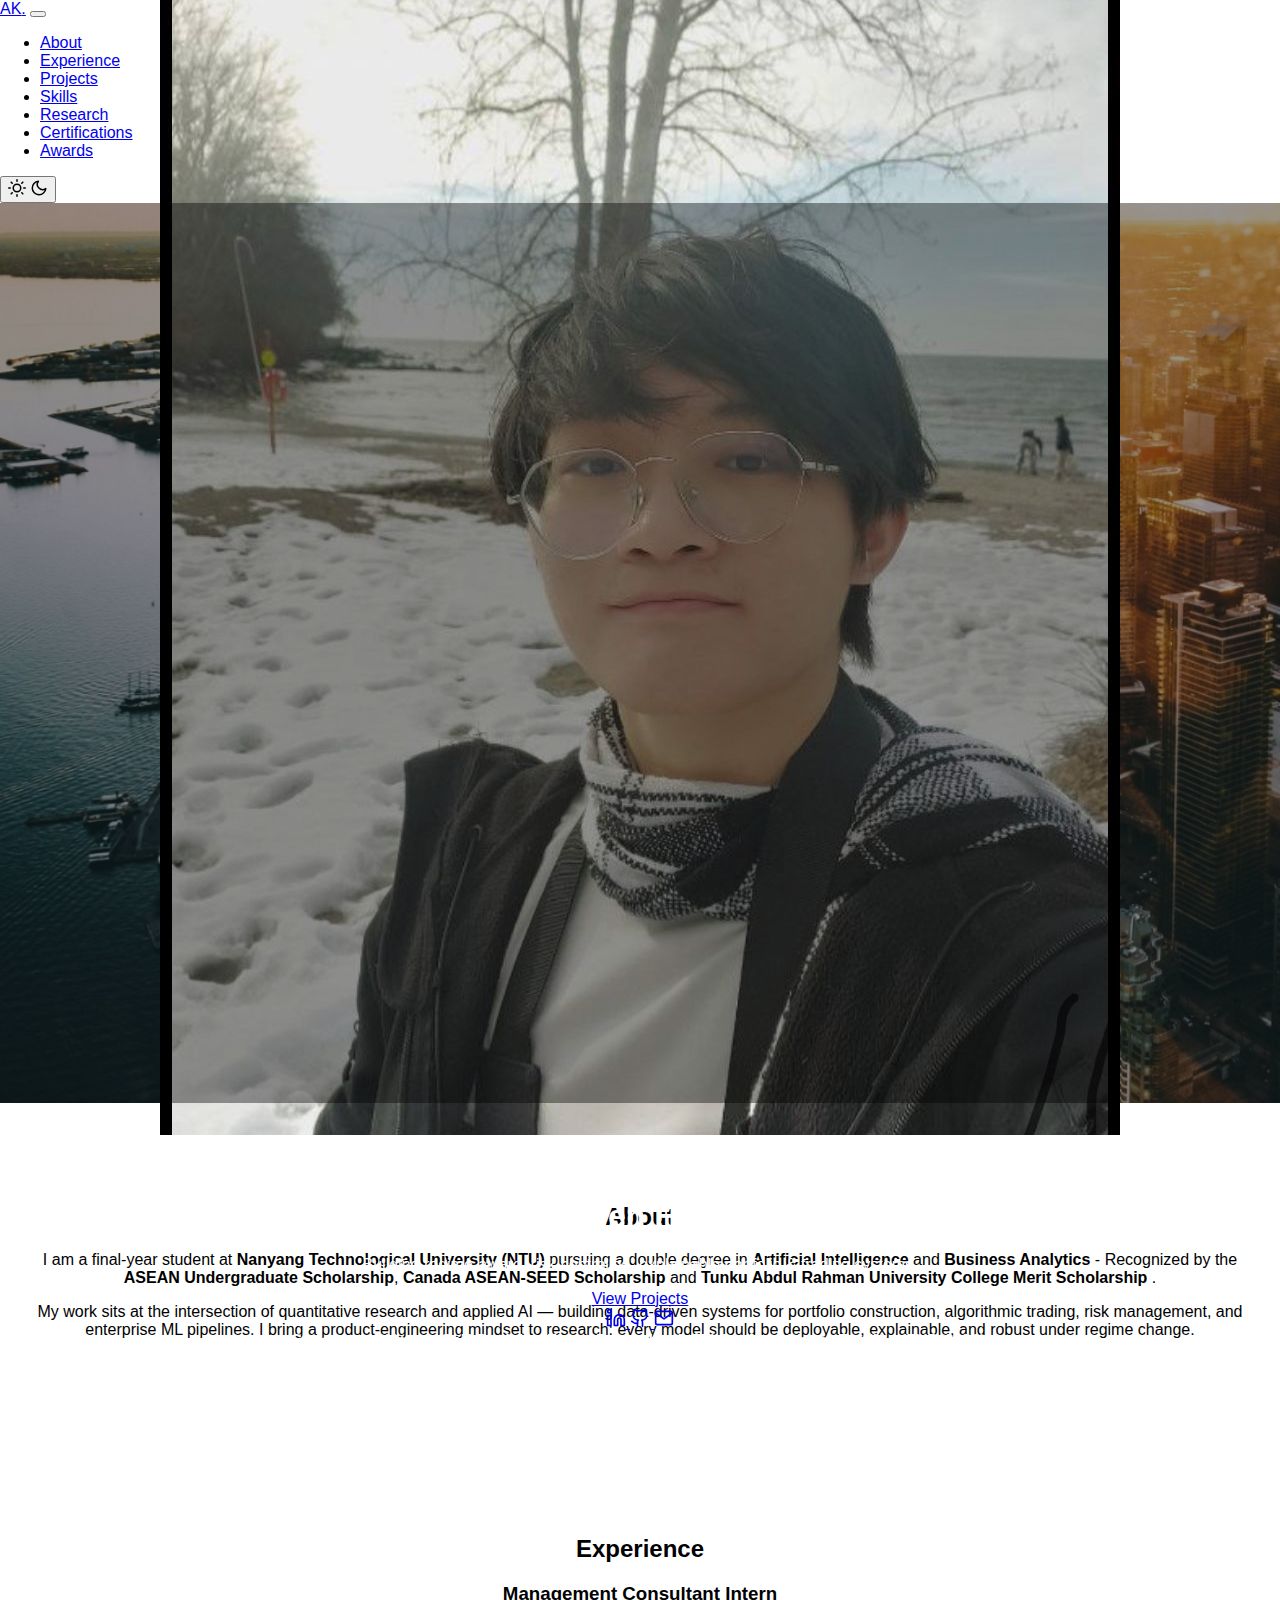
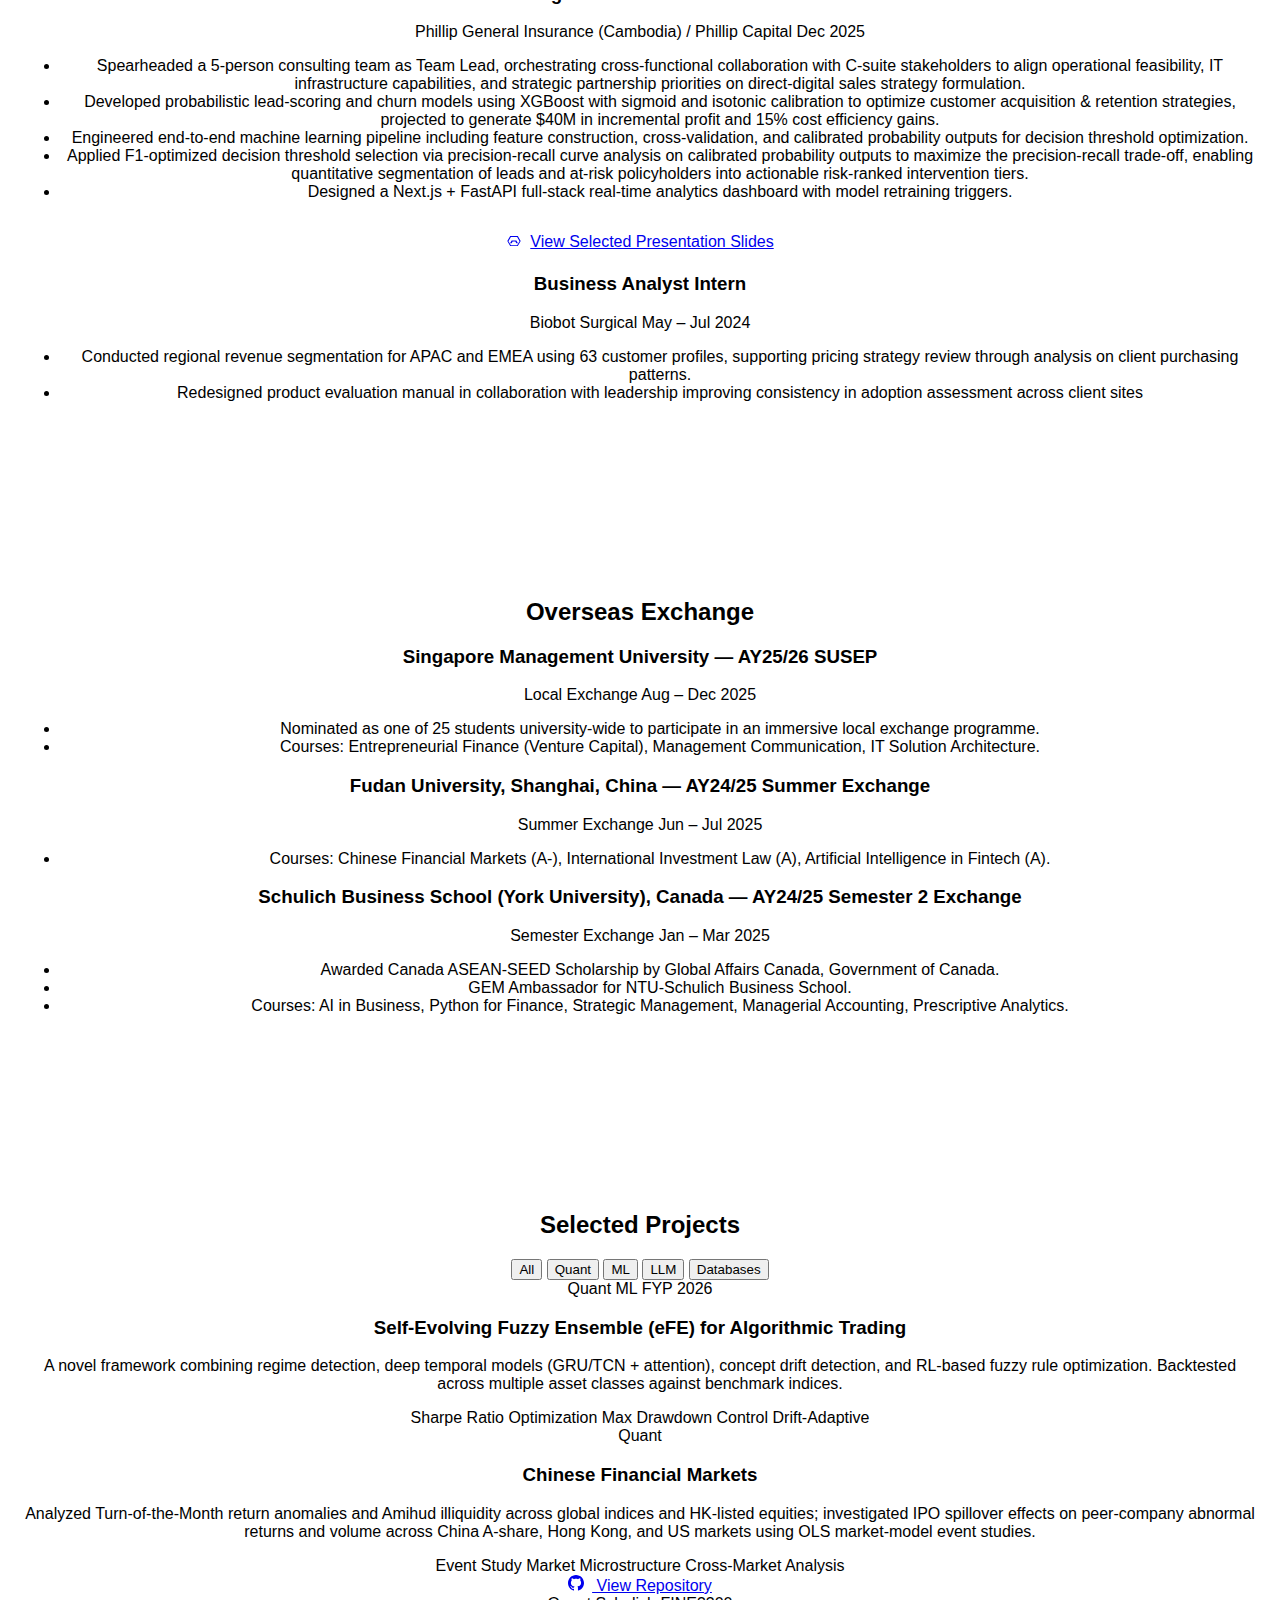
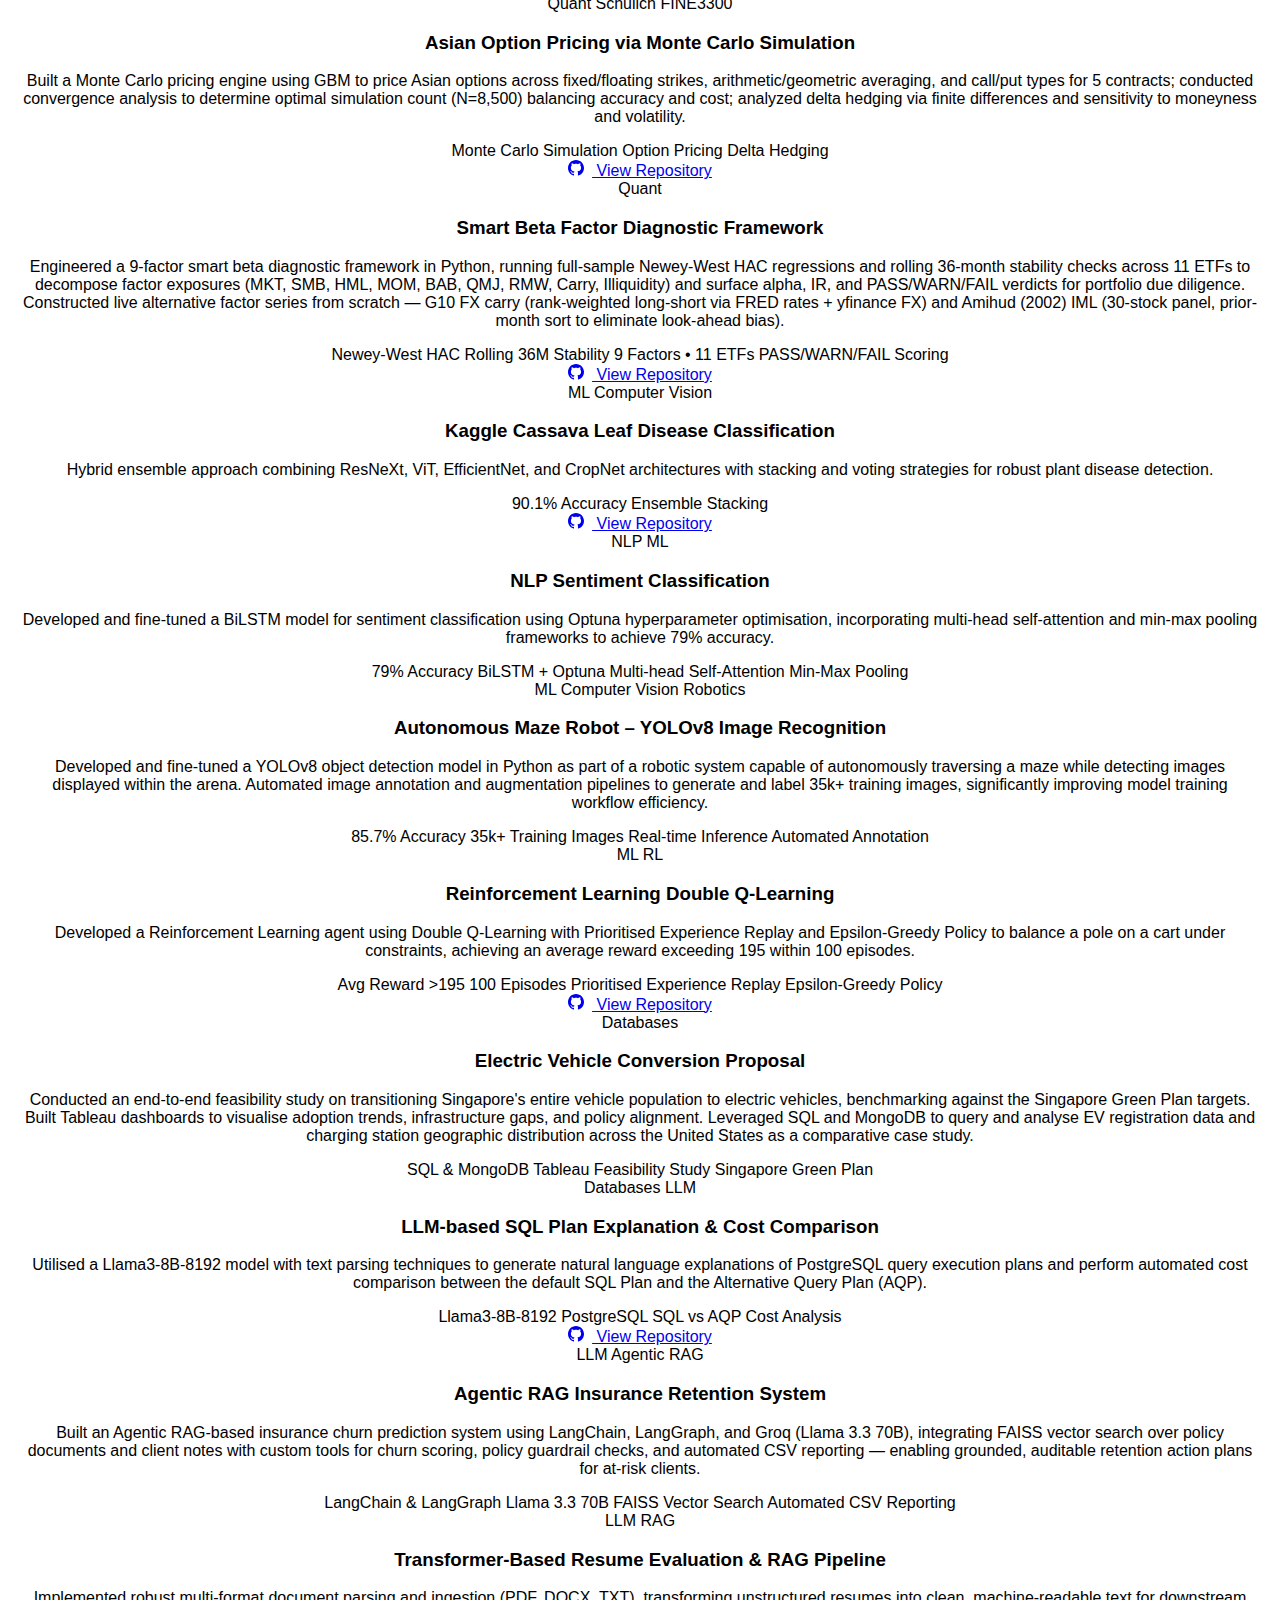
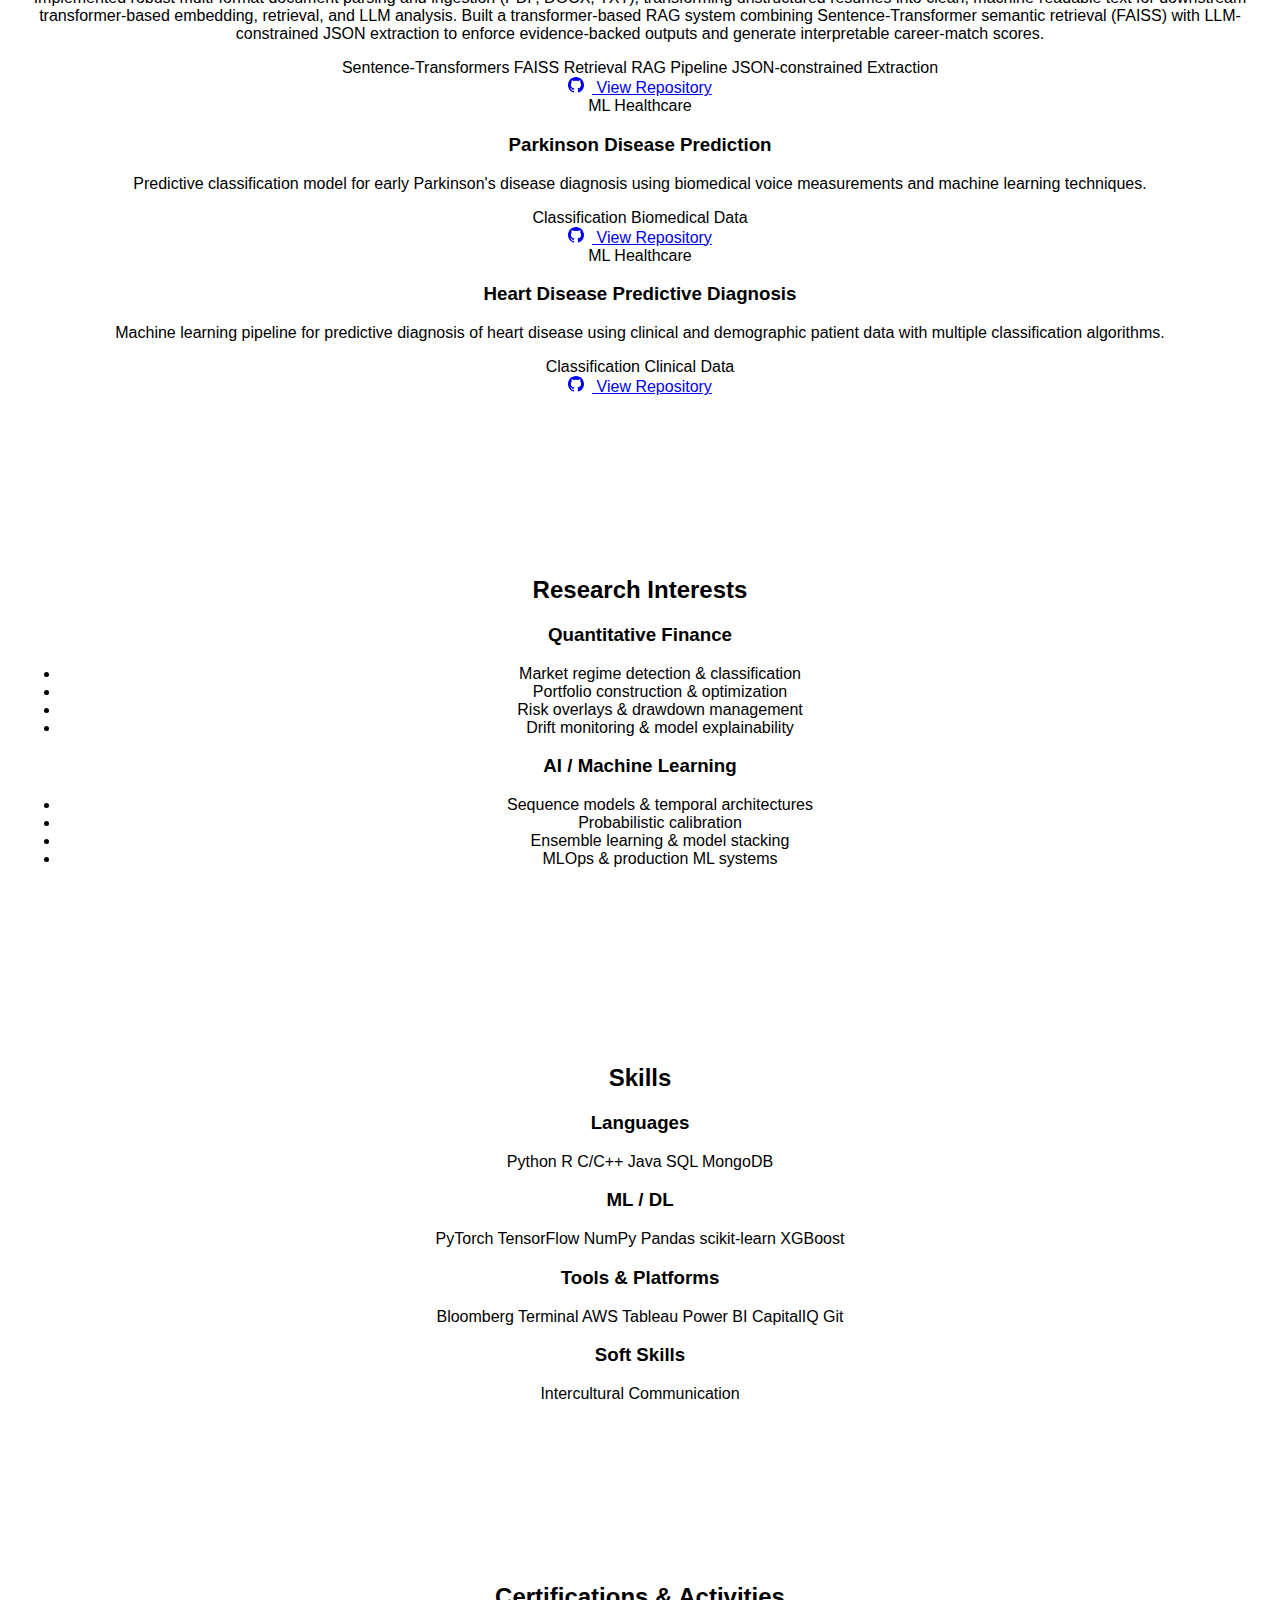
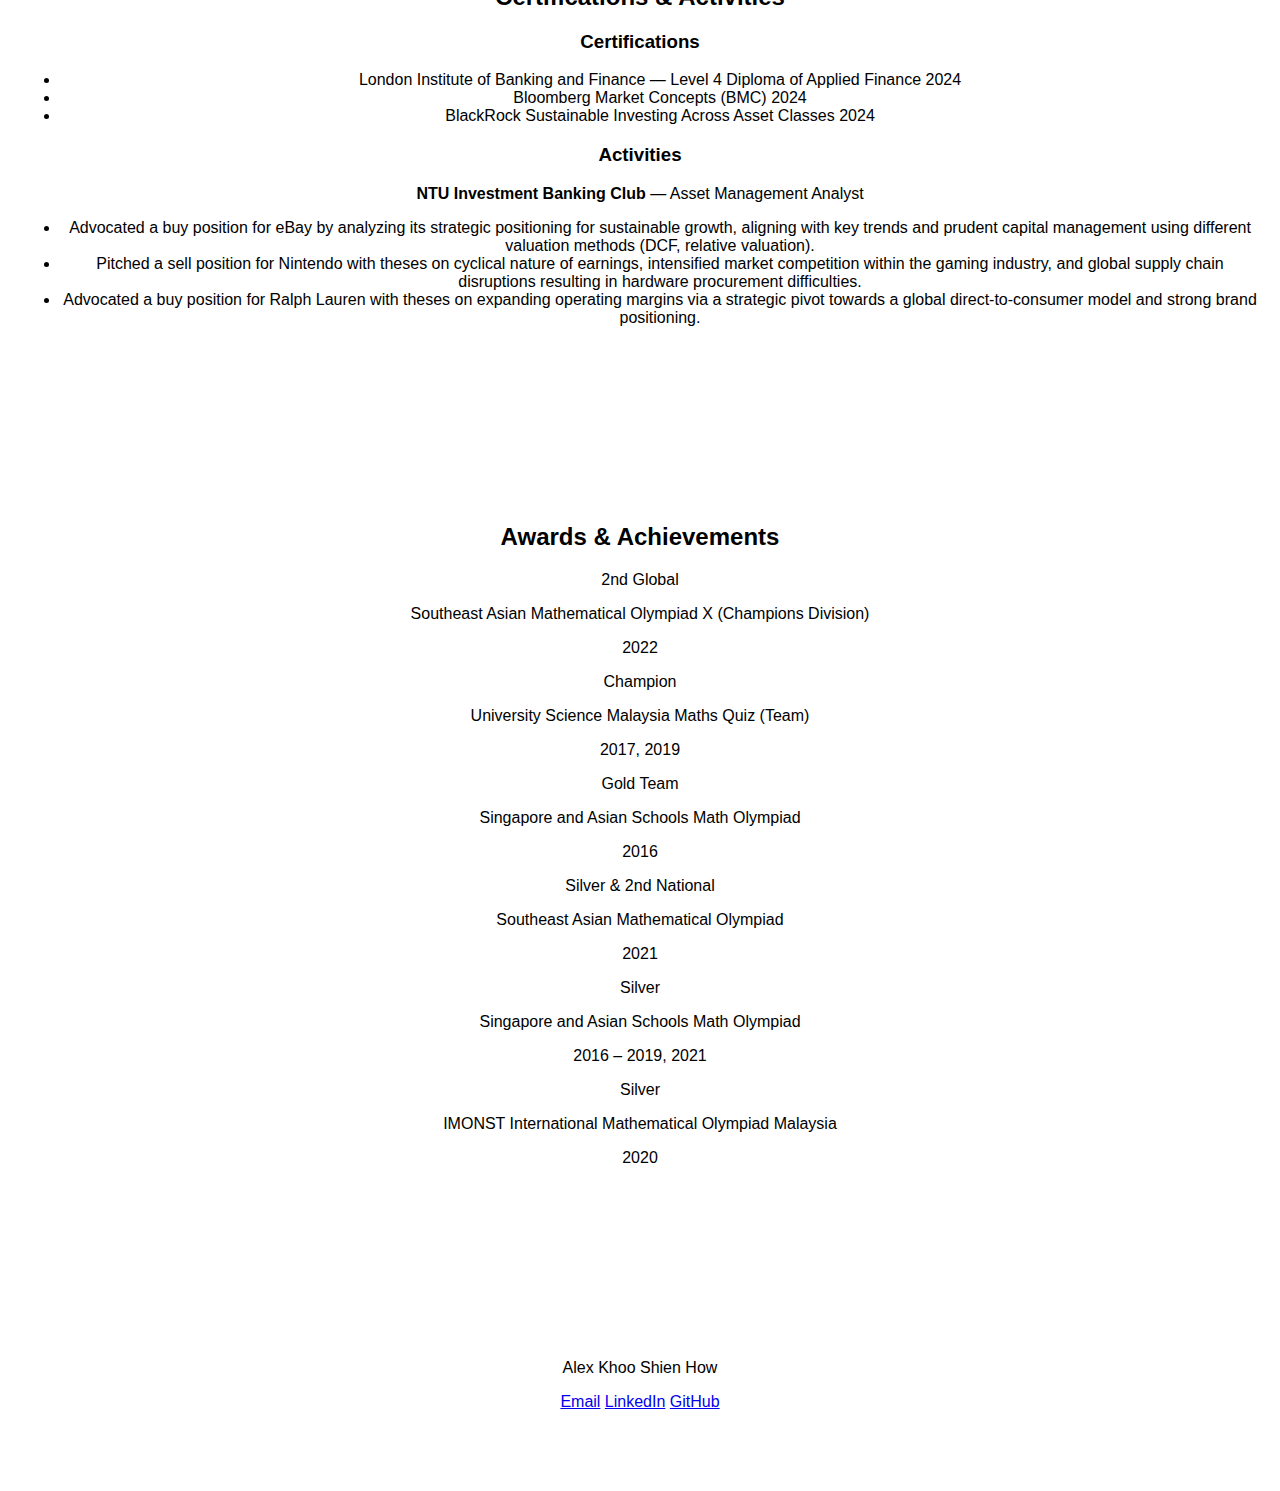
<file: index.html>
<!DOCTYPE html>
<html lang="en" class="light">
<head>
  <meta charset="UTF-8">
  <meta name="viewport" content="width=device-width, initial-scale=1.0">
  <title>Alex Khoo Shien How | Quant Finance &amp; AI/ML</title>
  <meta name="keywords" content="quant finance, AI, machine learning, algorithmic trading, portfolio systems, NTU">
  <meta name="author" content="Alex Khoo Shien How">

  <!-- Open Graph -->
  <meta property="og:title" content="Alex Khoo Shien How | Quant Finance &amp; AI/ML">
  <meta property="og:description" content="Building regime-aware, risk-controlled, explainable portfolio &amp; trading systems.">
  <meta property="og:type" content="website">
  <meta property="og:url" content="https://alexksh2.github.io/">

  <!-- Twitter Card -->
  <meta name="twitter:card" content="summary_large_image">
  <meta name="twitter:title" content="Alex Khoo Shien How | Quant Finance &amp; AI/ML">
  <meta name="twitter:description" content="Building regime-aware, risk-controlled, explainable portfolio &amp; trading systems.">

  <!-- JSON-LD Structured Data -->
  <script type="application/ld+json">
  {
    "@context": "https://schema.org",
    "@type": "Person",
    "name": "Alex Khoo Shien How",
    "url": "https://alexksh2.github.io/",
    "jobTitle": "Quant Finance &amp; AI/ML Researcher",
    "alumniOf": {
      "@type": "CollegeOrUniversity",
      "name": "Nanyang Technological University"
    },
    "knowsAbout": ["Quantitative Finance", "Algorithmic Trading", "Machine Learning", "Deep Learning", "Portfolio Systems"]
  }
  </script>

  <link rel="stylesheet" href="styles.css">
  <script>if(history.scrollRestoration)history.scrollRestoration="manual";window.scrollTo(0,0);</script>
</head>
<body>

  <!-- ============ NAVBAR ============ -->
  <nav class="navbar" id="navbar" role="navigation" aria-label="Main navigation">
    <div class="nav-inner">
      <a href="#hero" class="nav-logo" aria-label="Home">AK<span class="logo-dot">.</span></a>
      <button class="mobile-toggle" id="mobileToggle" aria-label="Toggle menu" aria-expanded="false">
        <span class="hamburger"></span>
      </button>
      <ul class="nav-links" id="navLinks" role="menubar">
        <li role="none"><a href="#about" role="menuitem">About</a></li>
        <li role="none"><a href="#experience" role="menuitem">Experience</a></li>
        <li role="none"><a href="#projects" role="menuitem">Projects</a></li>
        <li role="none"><a href="#skills" role="menuitem">Skills</a></li>
        <li role="none"><a href="#research" role="menuitem">Research</a></li>
        <li role="none"><a href="#certifications" role="menuitem">Certifications</a></li>
        <li role="none"><a href="#awards" role="menuitem">Awards</a></li>
      </ul>
      <button class="theme-toggle" id="themeToggle" aria-label="Toggle dark/light mode">
        <svg class="icon-sun" width="18" height="18" viewBox="0 0 24 24" fill="none" stroke="currentColor" stroke-width="2" stroke-linecap="round" stroke-linejoin="round"><circle cx="12" cy="12" r="5"/><line x1="12" y1="1" x2="12" y2="3"/><line x1="12" y1="21" x2="12" y2="23"/><line x1="4.22" y1="4.22" x2="5.64" y2="5.64"/><line x1="18.36" y1="18.36" x2="19.78" y2="19.78"/><line x1="1" y1="12" x2="3" y2="12"/><line x1="21" y1="12" x2="23" y2="12"/><line x1="4.22" y1="19.78" x2="5.64" y2="18.36"/><line x1="18.36" y1="5.64" x2="19.78" y2="4.22"/></svg>
        <svg class="icon-moon" width="18" height="18" viewBox="0 0 24 24" fill="none" stroke="currentColor" stroke-width="2" stroke-linecap="round" stroke-linejoin="round"><path d="M21 12.79A9 9 0 1 1 11.21 3 7 7 0 0 0 21 12.79z"/></svg>
      </button>
    </div>
  </nav>

  <!-- ============ HERO ============ -->
  <section class="hero" id="hero">
    <div class="hero-inner">
      <div class="hero-badge">Quant Finance &bull; AI/ML &bull; Portfolio Systems</div>
      <img src="assets/profile.jpg" alt="Alex Khoo Shien How" class="hero-photo">     
      <h1 class="hero-name">Alex Khoo<br><span class="hero-name-light">Shien How</span></h1>
      <p class="hero-tagline">Building regime-aware, risk-controlled, explainable portfolio &amp; trading systems.</p>
      <div class="hero-ctas">
        <a href="#projects" class="btn btn-primary">View Projects</a>
      </div>
      <div class="hero-socials">
        <a href="https://www.linkedin.com/in/alex-khoo-shien-how/" target="_blank" rel="noopener noreferrer" aria-label="LinkedIn">
          <svg width="20" height="20" viewBox="0 0 24 24" fill="none" stroke="currentColor" stroke-width="2" stroke-linecap="round" stroke-linejoin="round"><path d="M16 8a6 6 0 0 1 6 6v7h-4v-7a2 2 0 0 0-2-2 2 2 0 0 0-2 2v7h-4v-7a6 6 0 0 1 6-6z"/><rect x="2" y="9" width="4" height="12"/><circle cx="4" cy="4" r="2"/></svg>
        </a>
        <a href="https://github.com/alexksh2" target="_blank" rel="noopener noreferrer" aria-label="GitHub">
          <svg width="20" height="20" viewBox="0 0 24 24" fill="none" stroke="currentColor" stroke-width="2" stroke-linecap="round" stroke-linejoin="round"><path d="M15 22v-4a4.8 4.8 0 0 0-1-3.5c3 0 6-2 6-5.5.08-1.25-.27-2.48-1-3.5.28-1.15.28-2.35 0-3.5 0 0-1 0-3 1.5-2.64-.5-5.36-.5-8 0C6 2 5 2 5 2c-.3 1.15-.3 2.35 0 3.5A5.403 5.403 0 0 0 4 9c0 3.5 3 5.5 6 5.5-.39.49-.68 1.05-.85 1.65-.17.6-.22 1.23-.15 1.85v4"/><path d="M9 18c-4.51 2-5-2-7-2"/></svg>
        </a>
        <a href="mailto:AL0001OW@e.ntu.edu.sg" aria-label="Email">
          <svg width="20" height="20" viewBox="0 0 24 24" fill="none" stroke="currentColor" stroke-width="2" stroke-linecap="round" stroke-linejoin="round"><path d="M4 4h16c1.1 0 2 .9 2 2v12c0 1.1-.9 2-2 2H4c-1.1 0-2-.9-2-2V6c0-1.1.9-2 2-2z"/><polyline points="22,6 12,13 2,6"/></svg>
        </a>
      </div>
      <div class="hero-now">
        <span class="now-dot"></span>
        Currently working on <strong>Self-Evolving Fuzzy Ensemble (eFE) for Algorithmic Trading</strong> (FYP, 2026).
      </div>
    </div>
    <div class="hero-scroll-indicator" aria-hidden="true">
      <svg width="24" height="24" viewBox="0 0 24 24" fill="none" stroke="currentColor" stroke-width="2"><path d="M12 5v14M19 12l-7 7-7-7"/></svg>
    </div>
  </section>

  <!-- ============ ABOUT ============ -->
  <section class="section reveal-section" id="about">
    <div class="container">
      <h2 class="section-title">About</h2>
      <div class="about-content">
        <p>
          I am a final-year student at <strong>Nanyang Technological University (NTU)</strong> pursuing a double degree in
          <strong>Artificial Intelligence</strong> and <strong>Business Analytics</strong> - 
          Recognized by the <strong>ASEAN Undergraduate Scholarship</strong>, <strong> Canada ASEAN-SEED Scholarship </strong> and <strong> Tunku Abdul Rahman University College Merit Scholarship </strong>.
        </p>
        <p>
          My work sits at the intersection of quantitative research and applied AI &mdash; building data-driven systems
          for portfolio construction, algorithmic trading, risk management, and enterprise ML pipelines. I bring a
          product-engineering mindset to research: every model should be deployable, explainable, and robust under
          regime change.
        </p>
      </div>
    </div>
  </section>

  <!-- ============ EXPERIENCE ============ -->
  <section class="section reveal-section" id="experience">
    <div class="container">
      <h2 class="section-title">Experience</h2>
      <div class="timeline">

        <div class="timeline-item">
          <div class="timeline-marker"></div>
          <div class="timeline-content">
            <div class="timeline-header">
              <h3>Management Consultant Intern</h3>
              <span class="timeline-company">Phillip General Insurance (Cambodia) / Phillip Capital</span>
              <span class="timeline-date">Dec 2025</span>
            </div>
            <ul class="timeline-bullets">
              <li>Spearheaded a 5-person consulting team as Team Lead, orchestrating cross-functional collaboration with C-suite stakeholders to align operational feasibility, IT infrastructure capabilities, and strategic partnership priorities on direct-digital sales strategy formulation.</li>
              <li>Developed probabilistic lead-scoring and churn models using XGBoost with sigmoid and isotonic calibration to optimize customer acquisition &amp; retention strategies, projected to generate $40M in incremental profit and 15% cost efficiency gains.</li>
              <li>Engineered end-to-end machine learning pipeline including feature construction, cross-validation, and calibrated probability outputs for decision threshold optimization.</li>
              <li>Applied F1-optimized decision threshold selection via precision-recall curve analysis on calibrated probability outputs to maximize the precision-recall trade-off, enabling quantitative segmentation of leads and at-risk policyholders into actionable risk-ranked intervention tiers.</li>
              <li>Designed a Next.js + FastAPI full-stack real-time analytics dashboard with model retraining triggers.</li>
            </ul>
            <a href="https://drive.google.com/file/d/1oBk_CIiEXA5-9mdVZlMc8Qakbc5uK4uW/view?usp=drive_link" target="_blank" rel="noopener noreferrer" class="btn btn-outline" style="margin-top:1rem;display:inline-flex;align-items:center;">
              <svg width="16" height="16" viewBox="0 0 24 24" fill="currentColor" style="margin-right:8px"><path d="M6.28 3L2 10.5l4.28 7.5h11.44L22 10.5 17.72 3H6.28zm1.04 1.5h9.36l3.64 6.38-3.64 6.12H7.32L3.68 10.88 7.32 4.5zM8.5 9.75L6 14h12l-2.5-4.25H8.5zm1.5 1.5h4l1.5 2.5H8.5l1.5-2.5z"/></svg>
              View Selected Presentation Slides
            </a>

          </div>
        </div>

        <div class="timeline-item">
          <div class="timeline-marker"></div>
          <div class="timeline-content">
            <div class="timeline-header">
              <h3>Business Analyst Intern</h3>
              <span class="timeline-company">Biobot Surgical</span>
              <span class="timeline-date">May &ndash; Jul 2024</span>
            </div>
            <ul class="timeline-bullets">
              <li>Conducted regional revenue segmentation for APAC and EMEA using 63 customer profiles, supporting pricing strategy review through analysis on client purchasing patterns.</li>
              <li>Redesigned product evaluation manual in collaboration with leadership improving consistency in adoption assessment across client sites</li>
            </ul>
          </div>
        </div>

      </div>
    </div>
  </section>

  <!-- ============ OVERSEAS EXCHANGE ============ -->
  <section class="section reveal-section" id="exchange">
    <div class="container">
      <h2 class="section-title">Overseas Exchange</h2>
      <div class="timeline">

        <div class="timeline-item">
          <div class="timeline-marker"></div>
          <div class="timeline-content">
            <div class="timeline-header">
              <h3>Singapore Management University &mdash; AY25/26 SUSEP</h3>
              <span class="timeline-company">Local Exchange</span>
              <span class="timeline-date">Aug &ndash; Dec 2025</span>
            </div>
            <ul class="timeline-bullets">
              <li>Nominated as one of 25 students university-wide to participate in an immersive local exchange programme.</li>
              <li>Courses: Entrepreneurial Finance (Venture Capital), Management Communication, IT Solution Architecture.</li>
            </ul>
          </div>
        </div>

        <div class="timeline-item">
          <div class="timeline-marker"></div>
          <div class="timeline-content">
            <div class="timeline-header">
              <h3>Fudan University, Shanghai, China &mdash; AY24/25 Summer Exchange</h3>
              <span class="timeline-company">Summer Exchange</span>
              <span class="timeline-date">Jun &ndash; Jul 2025</span>
            </div>
            <ul class="timeline-bullets">
              <li>Courses: Chinese Financial Markets (A-), International Investment Law (A), Artificial Intelligence in Fintech (A).</li>
            </ul>
          </div>
        </div>

        <div class="timeline-item">
          <div class="timeline-marker"></div>
          <div class="timeline-content">
            <div class="timeline-header">
              <h3>Schulich Business School (York University), Canada &mdash; AY24/25 Semester 2 Exchange</h3>
              <span class="timeline-company">Semester Exchange</span>
              <span class="timeline-date">Jan &ndash; Mar 2025</span>
            </div>
            <ul class="timeline-bullets">
              <li>Awarded Canada ASEAN-SEED Scholarship by Global Affairs Canada, Government of Canada.</li>
              <li>GEM Ambassador for NTU-Schulich Business School.</li>
              <li>Courses: AI in Business, Python for Finance, Strategic Management, Managerial Accounting, Prescriptive Analytics.</li>
            </ul>
          </div>
        </div>

      </div>
    </div>
  </section>
  
  <!-- ============ PROJECTS ============ -->
  <section class="section reveal-section" id="projects">
    <div class="container">
      <h2 class="section-title">Selected Projects</h2>
      <div class="project-filters" role="tablist" aria-label="Filter projects">
        <button class="filter-btn active" data-filter="all" role="tab" aria-selected="true">All</button>
        <button class="filter-btn" data-filter="quant" role="tab" aria-selected="false">Quant</button>
        <button class="filter-btn" data-filter="ml" role="tab" aria-selected="false">ML</button>
        <button class="filter-btn" data-filter="llm" role="tab" aria-selected="false">LLM</button>
        <button class="filter-btn" data-filter="systems" role="tab" aria-selected="false">Databases</button>
      </div>
      <div class="projects-grid">

        <article class="project-card" data-category="quant">
          <div class="project-card-inner">
            <div class="project-tags">
              <span class="tag tag-quant">Quant</span>
              <span class="tag tag-ml">ML</span>
              <span class="tag tag-featured">FYP 2026</span>
            </div>
            <h3 class="project-title">Self-Evolving Fuzzy Ensemble (eFE) for Algorithmic Trading</h3>
            <p class="project-desc">
              A novel framework combining regime detection, deep temporal models (GRU/TCN + attention), concept drift detection,
              and RL-based fuzzy rule optimization. Backtested across multiple asset classes against benchmark indices.
            </p>
            <div class="project-outcomes">
              <span class="outcome">Sharpe Ratio Optimization</span>
              <span class="outcome">Max Drawdown Control</span>
              <span class="outcome">Drift-Adaptive</span>
            </div>
          </div>
        </article>

        <article class="project-card" data-category="quant">
          <div class="project-card-inner">
            <div class="project-tags">
              <span class="tag tag-quant">Quant</span>

            </div>
            <h3 class="project-title">Chinese Financial Markets</h3>
            <p class="project-desc">
              Analyzed Turn-of-the-Month return anomalies and Amihud illiquidity across global indices and HK-listed equities; investigated IPO spillover effects on peer-company abnormal returns and volume across China A-share, Hong Kong, and US markets using OLS market-model event studies.
            </p>
            <div class="project-outcomes">
              <span class="outcome">Event Study</span>
              <span class="outcome">Market Microstructure</span>
              <span class="outcome">Cross-Market Analysis</span>
            </div>
            <a href="https://github.com/alexksh2/Chinese_Financial_Markets_ECON170039" target="_blank" rel="noopener noreferrer" class="btn btn-outline project-btn">
              <svg width="16" height="16" viewBox="0 0 24 24" fill="currentColor" style="margin-right:8px"><path d="M12 0C5.37 0 0 5.37 0 12c0 5.3 3.438 9.8 8.205 11.385.6.113.82-.258.82-.577 0-.285-.01-1.04-.015-2.04-3.338.724-4.042-1.61-4.042-1.61-.546-1.385-1.335-1.755-1.335-1.755-1.087-.744.084-.729.084-.729 1.205.084 1.838 1.236 1.838 1.236 1.07 1.835 2.809 1.305 3.495.998.108-.776.417-1.305.76-1.605-2.665-.3-5.466-1.332-5.466-5.93 0-1.31.465-2.38 1.235-3.22-.135-.303-.54-1.523.105-3.176 0 0 1.005-.322 3.3 1.23.96-.267 1.98-.399 3-.405 1.02.006 2.04.138 3 .405 2.28-1.552 3.285-1.23 3.285-1.23.645 1.653.24 2.873.12 3.176.765.84 1.23 1.91 1.23 3.22 0 4.61-2.805 5.625-5.475 5.92.42.36.81 1.096.81 2.22 0 1.606-.015 2.896-.015 3.286 0 .315.21.69.825.57C20.565 21.795 24 17.295 24 12c0-6.63-5.37-12-12-12z"/></svg>
              View Repository
            </a>
          </div>
        </article>

        <article class="project-card" data-category="quant">
          <div class="project-card-inner">
            <div class="project-tags">
              <span class="tag tag-quant">Quant</span>
              <span class="tag tag-featured">Schulich FINE3300</span>
            </div>
            <h3 class="project-title">Asian Option Pricing via Monte Carlo Simulation</h3>
            <p class="project-desc">
              Built a Monte Carlo pricing engine using GBM to price Asian options across fixed/floating strikes, arithmetic/geometric averaging, and call/put types for 5 contracts; conducted convergence analysis to determine optimal simulation count (N=8,500) balancing accuracy and cost; analyzed delta hedging via finite differences and sensitivity to moneyness and volatility.
            </p>
            <div class="project-outcomes">
              <span class="outcome">Monte Carlo Simulation</span>
              <span class="outcome">Option Pricing</span>
              <span class="outcome">Delta Hedging</span>
            </div>
            <a href="https://github.com/alexksh2/Option_Pricing_FINE3300" target="_blank" rel="noopener noreferrer" class="btn btn-outline project-btn">
              <svg width="16" height="16" viewBox="0 0 24 24" fill="currentColor" style="margin-right:8px"><path d="M12 0C5.37 0 0 5.37 0 12c0 5.3 3.438 9.8 8.205 11.385.6.113.82-.258.82-.577 0-.285-.01-1.04-.015-2.04-3.338.724-4.042-1.61-4.042-1.61-.546-1.385-1.335-1.755-1.335-1.755-1.087-.744.084-.729.084-.729 1.205.084 1.838 1.236 1.838 1.236 1.07 1.835 2.809 1.305 3.495.998.108-.776.417-1.305.76-1.605-2.665-.3-5.466-1.332-5.466-5.93 0-1.31.465-2.38 1.235-3.22-.135-.303-.54-1.523.105-3.176 0 0 1.005-.322 3.3 1.23.96-.267 1.98-.399 3-.405 1.02.006 2.04.138 3 .405 2.28-1.552 3.285-1.23 3.285-1.23.645 1.653.24 2.873.12 3.176.765.84 1.23 1.91 1.23 3.22 0 4.61-2.805 5.625-5.475 5.92.42.36.81 1.096.81 2.22 0 1.606-.015 2.896-.015 3.286 0 .315.21.69.825.57C20.565 21.795 24 17.295 24 12c0-6.63-5.37-12-12-12z"/></svg>
              View Repository
            </a>
          </div>
        </article>

        <article class="project-card" data-category="quant">
          <div class="project-card-inner">
            <div class="project-tags">
              <span class="tag tag-quant">Quant</span>
            </div>
            <h3 class="project-title">Smart Beta Factor Diagnostic Framework</h3>
            <p class="project-desc">
              Engineered a 9-factor smart beta diagnostic framework in Python, running full-sample Newey-West HAC regressions and rolling 36-month stability checks across 11 ETFs to decompose factor exposures (MKT, SMB, HML, MOM, BAB, QMJ, RMW, Carry, Illiquidity) and surface alpha, IR, and PASS/WARN/FAIL verdicts for portfolio due diligence. Constructed live alternative factor series from scratch &mdash; G10 FX carry (rank-weighted long-short via FRED rates + yfinance FX) and Amihud (2002) IML (30-stock panel, prior-month sort to eliminate look-ahead bias).
            </p>
            <div class="project-outcomes">
              <span class="outcome">Newey-West HAC</span>
              <span class="outcome">Rolling 36M Stability</span>
              <span class="outcome">9 Factors &bull; 11 ETFs</span>
              <span class="outcome">PASS/WARN/FAIL Scoring</span>
            </div>
            <a href="https://github.com/alexksh2/Smart-Beta-Strategies" target="_blank" rel="noopener noreferrer" class="btn btn-outline project-btn">
              <svg width="16" height="16" viewBox="0 0 24 24" fill="currentColor" style="margin-right:8px"><path d="M12 0C5.37 0 0 5.37 0 12c0 5.3 3.438 9.8 8.205 11.385.6.113.82-.258.82-.577 0-.285-.01-1.04-.015-2.04-3.338.724-4.042-1.61-4.042-1.61-.546-1.385-1.335-1.755-1.335-1.755-1.087-.744.084-.729.084-.729 1.205.084 1.838 1.236 1.838 1.236 1.07 1.835 2.809 1.305 3.495.998.108-.776.417-1.305.76-1.605-2.665-.3-5.466-1.332-5.466-5.93 0-1.31.465-2.38 1.235-3.22-.135-.303-.54-1.523.105-3.176 0 0 1.005-.322 3.3 1.23.96-.267 1.98-.399 3-.405 1.02.006 2.04.138 3 .405 2.28-1.552 3.285-1.23 3.285-1.23.645 1.653.24 2.873.12 3.176.765.84 1.23 1.91 1.23 3.22 0 4.61-2.805 5.625-5.475 5.92.42.36.81 1.096.81 2.22 0 1.606-.015 2.896-.015 3.286 0 .315.21.69.825.57C20.565 21.795 24 17.295 24 12c0-6.63-5.37-12-12-12z"/></svg>
              View Repository
            </a>
          </div>
        </article>

        <article class="project-card" data-category="ml">
          <div class="project-card-inner">
            <div class="project-tags">
              <span class="tag tag-ml">ML</span>
              <span class="tag tag-systems">Computer Vision</span>
            </div>
            <h3 class="project-title">Kaggle Cassava Leaf Disease Classification</h3>
            <p class="project-desc">
              Hybrid ensemble approach combining ResNeXt, ViT, EfficientNet, and CropNet architectures with stacking
              and voting strategies for robust plant disease detection.
            </p>
            <div class="project-outcomes">
              <span class="outcome">90.1% Accuracy</span>
              <span class="outcome">Ensemble Stacking</span>
            </div>
            <a href="https://github.com/alexksh2/Cassava_Leaf_Disease_Classification_SC4000_Machine_Learning" target="_blank" rel="noopener noreferrer" class="btn btn-outline project-btn">
              <svg width="16" height="16" viewBox="0 0 24 24" fill="currentColor" style="margin-right:8px"><path d="M12 0C5.37 0 0 5.37 0 12c0 5.3 3.438 9.8 8.205 11.385.6.113.82-.258.82-.577 0-.285-.01-1.04-.015-2.04-3.338.724-4.042-1.61-4.042-1.61-.546-1.385-1.335-1.755-1.335-1.755-1.087-.744.084-.729.084-.729 1.205.084 1.838 1.236 1.838 1.236 1.07 1.835 2.809 1.305 3.495.998.108-.776.417-1.305.76-1.605-2.665-.3-5.466-1.332-5.466-5.93 0-1.31.465-2.38 1.235-3.22-.135-.303-.54-1.523.105-3.176 0 0 1.005-.322 3.3 1.23.96-.267 1.98-.399 3-.405 1.02.006 2.04.138 3 .405 2.28-1.552 3.285-1.23 3.285-1.23.645 1.653.24 2.873.12 3.176.765.84 1.23 1.91 1.23 3.22 0 4.61-2.805 5.625-5.475 5.92.42.36.81 1.096.81 2.22 0 1.606-.015 2.896-.015 3.286 0 .315.21.69.825.57C20.565 21.795 24 17.295 24 12c0-6.63-5.37-12-12-12z"/></svg>
              View Repository
            </a>
          </div>
        </article>

        <article class="project-card" data-category="ml">
          <div class="project-card-inner">
            <div class="project-tags">
              <span class="tag tag-ml">NLP</span>
              <span class="tag tag-ml">ML</span>
            </div>
            <h3 class="project-title">NLP Sentiment Classification</h3>
            <p class="project-desc">
              Developed and fine-tuned a BiLSTM model for sentiment classification using Optuna hyperparameter optimisation, incorporating multi-head self-attention and min-max pooling frameworks to achieve 79% accuracy.
            </p>
            <div class="project-outcomes">
              <span class="outcome">79% Accuracy</span>
              <span class="outcome">BiLSTM + Optuna</span>
              <span class="outcome">Multi-head Self-Attention</span>
              <span class="outcome">Min-Max Pooling</span>
            </div>
          </div>
        </article>

        <article class="project-card" data-category="ml">
          <div class="project-card-inner">
            <div class="project-tags">
              <span class="tag tag-ml">ML</span>
              <span class="tag tag-ml">Computer Vision</span>
              <span class="tag tag-systems">Robotics</span>
            </div>
            <h3 class="project-title">Autonomous Maze Robot – YOLOv8 Image Recognition</h3>
            <p class="project-desc">
              Developed and fine-tuned a YOLOv8 object detection model in Python as part of a robotic system capable of autonomously traversing a maze while detecting images displayed within the arena. Automated image annotation and augmentation pipelines to generate and label 35k+ training images, significantly improving model training workflow efficiency.
            </p>
            <div class="project-outcomes">
              <span class="outcome">85.7% Accuracy</span>
              <span class="outcome">35k+ Training Images</span>
              <span class="outcome">Real-time Inference</span>
              <span class="outcome">Automated Annotation</span>
            </div>
          </div>
        </article>

        <article class="project-card" data-category="ml">
          <div class="project-card-inner">
            <div class="project-tags">
              <span class="tag tag-ml">ML</span>
              <span class="tag tag-quant">RL</span>
            </div>
            <h3 class="project-title">Reinforcement Learning Double Q-Learning</h3>
            <p class="project-desc">
              Developed a Reinforcement Learning agent using Double Q-Learning with Prioritised Experience Replay and Epsilon-Greedy Policy to balance a pole on a cart under constraints, achieving an average reward exceeding 195 within 100 episodes.
            </p>
            <div class="project-outcomes">
              <span class="outcome">Avg Reward &gt;195</span>
              <span class="outcome">100 Episodes</span>
              <span class="outcome">Prioritised Experience Replay</span>
              <span class="outcome">Epsilon-Greedy Policy</span>
            </div>
            <a href="https://github.com/alexksh2/Reinforcement-Learing-Double-Q" target="_blank" rel="noopener noreferrer" class="btn btn-outline project-btn">
              <svg width="16" height="16" viewBox="0 0 24 24" fill="currentColor" style="margin-right:8px"><path d="M12 0C5.37 0 0 5.37 0 12c0 5.3 3.438 9.8 8.205 11.385.6.113.82-.258.82-.577 0-.285-.01-1.04-.015-2.04-3.338.724-4.042-1.61-4.042-1.61-.546-1.385-1.335-1.755-1.335-1.755-1.087-.744.084-.729.084-.729 1.205.084 1.838 1.236 1.838 1.236 1.07 1.835 2.809 1.305 3.495.998.108-.776.417-1.305.76-1.605-2.665-.3-5.466-1.332-5.466-5.93 0-1.31.465-2.38 1.235-3.22-.135-.303-.54-1.523.105-3.176 0 0 1.005-.322 3.3 1.23.96-.267 1.98-.399 3-.405 1.02.006 2.04.138 3 .405 2.28-1.552 3.285-1.23 3.285-1.23.645 1.653.24 2.873.12 3.176.765.84 1.23 1.91 1.23 3.22 0 4.61-2.805 5.625-5.475 5.92.42.36.81 1.096.81 2.22 0 1.606-.015 2.896-.015 3.286 0 .315.21.69.825.57C20.565 21.795 24 17.295 24 12c0-6.63-5.37-12-12-12z"/></svg>
              View Repository
            </a>
          </div>
        </article>

        <article class="project-card" data-category="systems">
          <div class="project-card-inner">
            <div class="project-tags">
              <span class="tag tag-systems">Databases</span>
            </div>
            <h3 class="project-title">Electric Vehicle Conversion Proposal</h3>
            <p class="project-desc">
              Conducted an end-to-end feasibility study on transitioning Singapore's entire vehicle population to electric vehicles, benchmarking against the Singapore Green Plan targets. Built Tableau dashboards to visualise adoption trends, infrastructure gaps, and policy alignment. Leveraged SQL and MongoDB to query and analyse EV registration data and charging station geographic distribution across the United States as a comparative case study.
            </p>
            <div class="project-outcomes">
              <span class="outcome">SQL &amp; MongoDB</span>
              <span class="outcome">Tableau</span>
              <span class="outcome">Feasibility Study</span>
              <span class="outcome">Singapore Green Plan</span>
            </div>
          </div>
        </article>

        <article class="project-card" data-category="llm">
          <div class="project-card-inner">
            <div class="project-tags">
              <span class="tag tag-systems">Databases</span>
              <span class="tag tag-ml">LLM</span>
            </div>
            <h3 class="project-title">LLM-based SQL Plan Explanation &amp; Cost Comparison</h3>
            <p class="project-desc">
              Utilised a Llama3-8B-8192 model with text parsing techniques to generate natural language explanations of PostgreSQL query execution plans and perform automated cost comparison between the default SQL Plan and the Alternative Query Plan (AQP).
            </p>
            <div class="project-outcomes">
              <span class="outcome">Llama3-8B-8192</span>
              <span class="outcome">PostgreSQL</span>
              <span class="outcome">SQL vs AQP Cost Analysis</span>
            </div>
            <a href="https://github.com/alexksh2/Database-SC3020-What-If-Query-Plan" target="_blank" rel="noopener noreferrer" class="btn btn-outline project-btn">
              <svg width="16" height="16" viewBox="0 0 24 24" fill="currentColor" style="margin-right:8px"><path d="M12 0C5.37 0 0 5.37 0 12c0 5.3 3.438 9.8 8.205 11.385.6.113.82-.258.82-.577 0-.285-.01-1.04-.015-2.04-3.338.724-4.042-1.61-4.042-1.61-.546-1.385-1.335-1.755-1.335-1.755-1.087-.744.084-.729.084-.729 1.205.084 1.838 1.236 1.838 1.236 1.07 1.835 2.809 1.305 3.495.998.108-.776.417-1.305.76-1.605-2.665-.3-5.466-1.332-5.466-5.93 0-1.31.465-2.38 1.235-3.22-.135-.303-.54-1.523.105-3.176 0 0 1.005-.322 3.3 1.23.96-.267 1.98-.399 3-.405 1.02.006 2.04.138 3 .405 2.28-1.552 3.285-1.23 3.285-1.23.645 1.653.24 2.873.12 3.176.765.84 1.23 1.91 1.23 3.22 0 4.61-2.805 5.625-5.475 5.92.42.36.81 1.096.81 2.22 0 1.606-.015 2.896-.015 3.286 0 .315.21.69.825.57C20.565 21.795 24 17.295 24 12c0-6.63-5.37-12-12-12z"/></svg>
              View Repository
            </a>
          </div>
        </article>

        <article class="project-card" data-category="llm">
          <div class="project-card-inner">
            <div class="project-tags">
              <span class="tag tag-ml">LLM</span>
              <span class="tag tag-ml">Agentic RAG</span>
            </div>
            <h3 class="project-title">Agentic RAG Insurance Retention System</h3>
            <p class="project-desc">
              Built an Agentic RAG-based insurance churn prediction system using LangChain, LangGraph, and Groq (Llama 3.3 70B), integrating FAISS vector search over policy documents and client notes with custom tools for churn scoring, policy guardrail checks, and automated CSV reporting &mdash; enabling grounded, auditable retention action plans for at-risk clients.
            </p>
            <div class="project-outcomes">
              <span class="outcome">LangChain &amp; LangGraph</span>
              <span class="outcome">Llama 3.3 70B</span>
              <span class="outcome">FAISS Vector Search</span>
              <span class="outcome">Automated CSV Reporting</span>
            </div>
          </div>
        </article>

        <article class="project-card" data-category="llm">
          <div class="project-card-inner">
            <div class="project-tags">
              <span class="tag tag-ml">LLM</span>
              <span class="tag tag-ml">RAG</span>
            </div>
            <h3 class="project-title">Transformer-Based Resume Evaluation &amp; RAG Pipeline</h3>
            <p class="project-desc">
              Implemented robust multi-format document parsing and ingestion (PDF, DOCX, TXT), transforming unstructured resumes into clean, machine-readable text for downstream transformer-based embedding, retrieval, and LLM analysis. Built a transformer-based RAG system combining Sentence-Transformer semantic retrieval (FAISS) with LLM-constrained JSON extraction to enforce evidence-backed outputs and generate interpretable career-match scores.
            </p>
            <div class="project-outcomes">
              <span class="outcome">Sentence-Transformers</span>
              <span class="outcome">FAISS Retrieval</span>
              <span class="outcome">RAG Pipeline</span>
              <span class="outcome">JSON-constrained Extraction</span>
            </div>
            <a href="https://github.com/alexksh2/Resume-Evaluation" target="_blank" rel="noopener noreferrer" class="btn btn-outline project-btn">
              <svg width="16" height="16" viewBox="0 0 24 24" fill="currentColor" style="margin-right:8px"><path d="M12 0C5.37 0 0 5.37 0 12c0 5.3 3.438 9.8 8.205 11.385.6.113.82-.258.82-.577 0-.285-.01-1.04-.015-2.04-3.338.724-4.042-1.61-4.042-1.61-.546-1.385-1.335-1.755-1.335-1.755-1.087-.744.084-.729.084-.729 1.205.084 1.838 1.236 1.838 1.236 1.07 1.835 2.809 1.305 3.495.998.108-.776.417-1.305.76-1.605-2.665-.3-5.466-1.332-5.466-5.93 0-1.31.465-2.38 1.235-3.22-.135-.303-.54-1.523.105-3.176 0 0 1.005-.322 3.3 1.23.96-.267 1.98-.399 3-.405 1.02.006 2.04.138 3 .405 2.28-1.552 3.285-1.23 3.285-1.23.645 1.653.24 2.873.12 3.176.765.84 1.23 1.91 1.23 3.22 0 4.61-2.805 5.625-5.475 5.92.42.36.81 1.096.81 2.22 0 1.606-.015 2.896-.015 3.286 0 .315.21.69.825.57C20.565 21.795 24 17.295 24 12c0-6.63-5.37-12-12-12z"/></svg>
              View Repository
            </a>
          </div>
        </article>

        <article class="project-card" data-category="ml">
          <div class="project-card-inner">
            <div class="project-tags">
              <span class="tag tag-ml">ML</span>
              <span class="tag tag-systems">Healthcare</span>
            </div>
            <h3 class="project-title">Parkinson Disease Prediction</h3>
            <p class="project-desc">
              Predictive classification model for early Parkinson's disease diagnosis using biomedical voice measurements and machine learning techniques.
            </p>
            <div class="project-outcomes">
              <span class="outcome">Classification</span>
              <span class="outcome">Biomedical Data</span>
            </div>
            <a href="https://github.com/alexksh2/Parkinson-Disease-Prediction" target="_blank" rel="noopener noreferrer" class="btn btn-outline project-btn">
              <svg width="16" height="16" viewBox="0 0 24 24" fill="currentColor" style="margin-right:8px"><path d="M12 0C5.37 0 0 5.37 0 12c0 5.3 3.438 9.8 8.205 11.385.6.113.82-.258.82-.577 0-.285-.01-1.04-.015-2.04-3.338.724-4.042-1.61-4.042-1.61-.546-1.385-1.335-1.755-1.335-1.755-1.087-.744.084-.729.084-.729 1.205.084 1.838 1.236 1.838 1.236 1.07 1.835 2.809 1.305 3.495.998.108-.776.417-1.305.76-1.605-2.665-.3-5.466-1.332-5.466-5.93 0-1.31.465-2.38 1.235-3.22-.135-.303-.54-1.523.105-3.176 0 0 1.005-.322 3.3 1.23.96-.267 1.98-.399 3-.405 1.02.006 2.04.138 3 .405 2.28-1.552 3.285-1.23 3.285-1.23.645 1.653.24 2.873.12 3.176.765.84 1.23 1.91 1.23 3.22 0 4.61-2.805 5.625-5.475 5.92.42.36.81 1.096.81 2.22 0 1.606-.015 2.896-.015 3.286 0 .315.21.69.825.57C20.565 21.795 24 17.295 24 12c0-6.63-5.37-12-12-12z"/></svg>
              View Repository
            </a>
          </div>
        </article>

        <article class="project-card" data-category="ml">
          <div class="project-card-inner">
            <div class="project-tags">
              <span class="tag tag-ml">ML</span>
              <span class="tag tag-systems">Healthcare</span>
            </div>
            <h3 class="project-title">Heart Disease Predictive Diagnosis</h3>
            <p class="project-desc">
              Machine learning pipeline for predictive diagnosis of heart disease using clinical and demographic patient data with multiple classification algorithms.
            </p>
            <div class="project-outcomes">
              <span class="outcome">Classification</span>
              <span class="outcome">Clinical Data</span>
            </div>
            <a href="https://github.com/alexksh2/Heart-Disease-Predictive-Diagnosis" target="_blank" rel="noopener noreferrer" class="btn btn-outline project-btn">
              <svg width="16" height="16" viewBox="0 0 24 24" fill="currentColor" style="margin-right:8px"><path d="M12 0C5.37 0 0 5.37 0 12c0 5.3 3.438 9.8 8.205 11.385.6.113.82-.258.82-.577 0-.285-.01-1.04-.015-2.04-3.338.724-4.042-1.61-4.042-1.61-.546-1.385-1.335-1.755-1.335-1.755-1.087-.744.084-.729.084-.729 1.205.084 1.838 1.236 1.838 1.236 1.07 1.835 2.809 1.305 3.495.998.108-.776.417-1.305.76-1.605-2.665-.3-5.466-1.332-5.466-5.93 0-1.31.465-2.38 1.235-3.22-.135-.303-.54-1.523.105-3.176 0 0 1.005-.322 3.3 1.23.96-.267 1.98-.399 3-.405 1.02.006 2.04.138 3 .405 2.28-1.552 3.285-1.23 3.285-1.23.645 1.653.24 2.873.12 3.176.765.84 1.23 1.91 1.23 3.22 0 4.61-2.805 5.625-5.475 5.92.42.36.81 1.096.81 2.22 0 1.606-.015 2.896-.015 3.286 0 .315.21.69.825.57C20.565 21.795 24 17.295 24 12c0-6.63-5.37-12-12-12z"/></svg>
              View Repository
            </a>
          </div>
        </article>

      </div>
    </div>
  </section>

  <!-- ============ RESEARCH ============ -->
  <section class="section reveal-section" id="research">
    <div class="container">
      <h2 class="section-title">Research Interests</h2>
      <div class="research-grid">
        <div class="research-card">
          <h3>Quantitative Finance</h3>
          <ul>
            <li>Market regime detection &amp; classification</li>
            <li>Portfolio construction &amp; optimization</li>
            <li>Risk overlays &amp; drawdown management</li>
            <li>Drift monitoring &amp; model explainability</li>
          </ul>
        </div>
        <div class="research-card">
          <h3>AI / Machine Learning</h3>
          <ul>
            <li>Sequence models &amp; temporal architectures</li>
            <li>Probabilistic calibration</li>
            <li>Ensemble learning &amp; model stacking</li>
            <li>MLOps &amp; production ML systems</li>
          </ul>
        </div>
      </div>
    </div>
  </section>

  <!-- ============ SKILLS ============ -->
  <section class="section reveal-section" id="skills">
    <div class="container">
      <h2 class="section-title">Skills</h2>
      <div class="skills-grid">
        <div class="skill-group">
          <h3>Languages</h3>
          <div class="skill-chips">
            <span class="chip">Python</span>
            <span class="chip">R</span>
            <span class="chip">C/C++</span>
            <span class="chip">Java</span>
            <span class="chip">SQL</span>
            <span class="chip">MongoDB</span>
          </div>
        </div>
        <div class="skill-group">
          <h3>ML / DL</h3>
          <div class="skill-chips">
            <span class="chip">PyTorch</span>
            <span class="chip">TensorFlow</span>
            <span class="chip">NumPy</span>
            <span class="chip">Pandas</span>
            <span class="chip">scikit-learn</span>
            <span class="chip">XGBoost</span>
          </div>
        </div>
        <div class="skill-group">
          <h3>Tools &amp; Platforms</h3>
          <div class="skill-chips">
            <span class="chip">Bloomberg Terminal</span>
            <span class="chip">AWS</span>
            <span class="chip">Tableau</span>
            <span class="chip">Power BI</span>
            <span class="chip">CapitalIQ</span>
            <span class="chip">Git</span>
          </div>
        </div>
        <div class="skill-group">
          <h3>Soft Skills</h3>
          <div class="skill-chips">
            <span class="chip">Intercultural Communication</span>
          </div>
        </div>
      </div>
    </div>
  </section>

  <!-- ============ CERTIFICATIONS ============ -->
  <section class="section reveal-section" id="certifications">
    <div class="container">
      <h2 class="section-title">Certifications &amp; Activities</h2>
      <div class="certs-grid">
        <div class="cert-group">
          <h3>Certifications</h3>
          <ul class="cert-list">
            <li>London Institute of Banking and Finance &mdash; Level 4 Diploma of Applied Finance <span class="cert-year">2024</span></li>
            <li>Bloomberg Market Concepts (BMC) <span class="cert-year">2024</span></li>
            <li>BlackRock Sustainable Investing Across Asset Classes <span class="cert-year">2024</span></li>
          </ul>
        </div>
        <div class="cert-group">
          <h3>Activities</h3>
          <div class="activity-content">
            <div class="activity-header">
              <p><strong>NTU Investment Banking Club</strong> &mdash; Asset Management Analyst</p>
            </div>
            <ul class="timeline-bullets" style="margin-top:10px;">
              <li>Advocated a buy position for eBay by analyzing its strategic positioning for sustainable growth, aligning with key trends and prudent capital management using different valuation methods (DCF, relative valuation).</li>
              <li>Pitched a sell position for Nintendo with theses on cyclical nature of earnings, intensified market competition within the gaming industry, and global supply chain disruptions resulting in hardware procurement difficulties.</li>
              <li>Advocated a buy position for Ralph Lauren with theses on expanding operating margins via a strategic pivot towards a global direct-to-consumer model and strong brand positioning.</li>
            </ul>
          </div>
        </div>
      </div>
    </div>
  </section>

  <!-- ============ AWARDS ============ -->
  <section class="section reveal-section" id="awards">
    <div class="container">
      <h2 class="section-title">Awards &amp; Achievements</h2>
      <div class="awards-list">

        <div class="award-item">
          <span class="award-badge badge-global">2nd Global</span>
          <div class="award-body">
            <p class="award-title">Southeast Asian Mathematical Olympiad X (Champions Division)</p>
            <p class="award-year">2022</p>
          </div>
        </div>

        <div class="award-item">
          <span class="award-badge badge-champion">Champion</span>
          <div class="award-body">
            <p class="award-title">University Science Malaysia Maths Quiz (Team)</p>
            <p class="award-year">2017, 2019</p>
          </div>
        </div>

        <div class="award-item">
          <span class="award-badge badge-gold">Gold Team</span>
          <div class="award-body">
            <p class="award-title">Singapore and Asian Schools Math Olympiad</p>
            <p class="award-year">2016</p>
          </div>
        </div>

        <div class="award-item">
          <span class="award-badge badge-silver">Silver &amp; 2nd National</span>
          <div class="award-body">
            <p class="award-title">Southeast Asian Mathematical Olympiad</p>
            <p class="award-year">2021</p>
          </div>
        </div>

        <div class="award-item">
          <span class="award-badge badge-silver">Silver</span>
          <div class="award-body">
            <p class="award-title">Singapore and Asian Schools Math Olympiad</p>
            <p class="award-year">2016 &ndash; 2019, 2021</p>
          </div>
        </div>

        <div class="award-item">
          <span class="award-badge badge-silver">Silver</span>
          <div class="award-body">
            <p class="award-title">IMONST International Mathematical Olympiad Malaysia</p>
            <p class="award-year">2020</p>
          </div>
        </div>

      </div>
    </div>
  </section>

  <!-- ============ FOOTER ============ -->
  <footer class="footer">
    <div class="container footer-inner">
      <div class="footer-left">
        <p>Alex Khoo Shien How</p>
      </div>
      <div class="footer-right">
        <a href="mailto:AL0001OW@e.ntu.edu.sg" aria-label="Email">Email</a>
        <a href="https://www.linkedin.com/in/alex-khoo-shien-how/" target="_blank" rel="noopener noreferrer" aria-label="LinkedIn">LinkedIn</a>
        <a href="https://github.com/alexksh2" target="_blank" rel="noopener noreferrer" aria-label="GitHub">GitHub</a>
      </div>
    </div>
  </footer>

  <!-- Toast container -->
  <div class="toast-container" id="toastContainer" aria-live="polite"></div>

  <script src="script.js"></script>
</body>
</html>
</file>
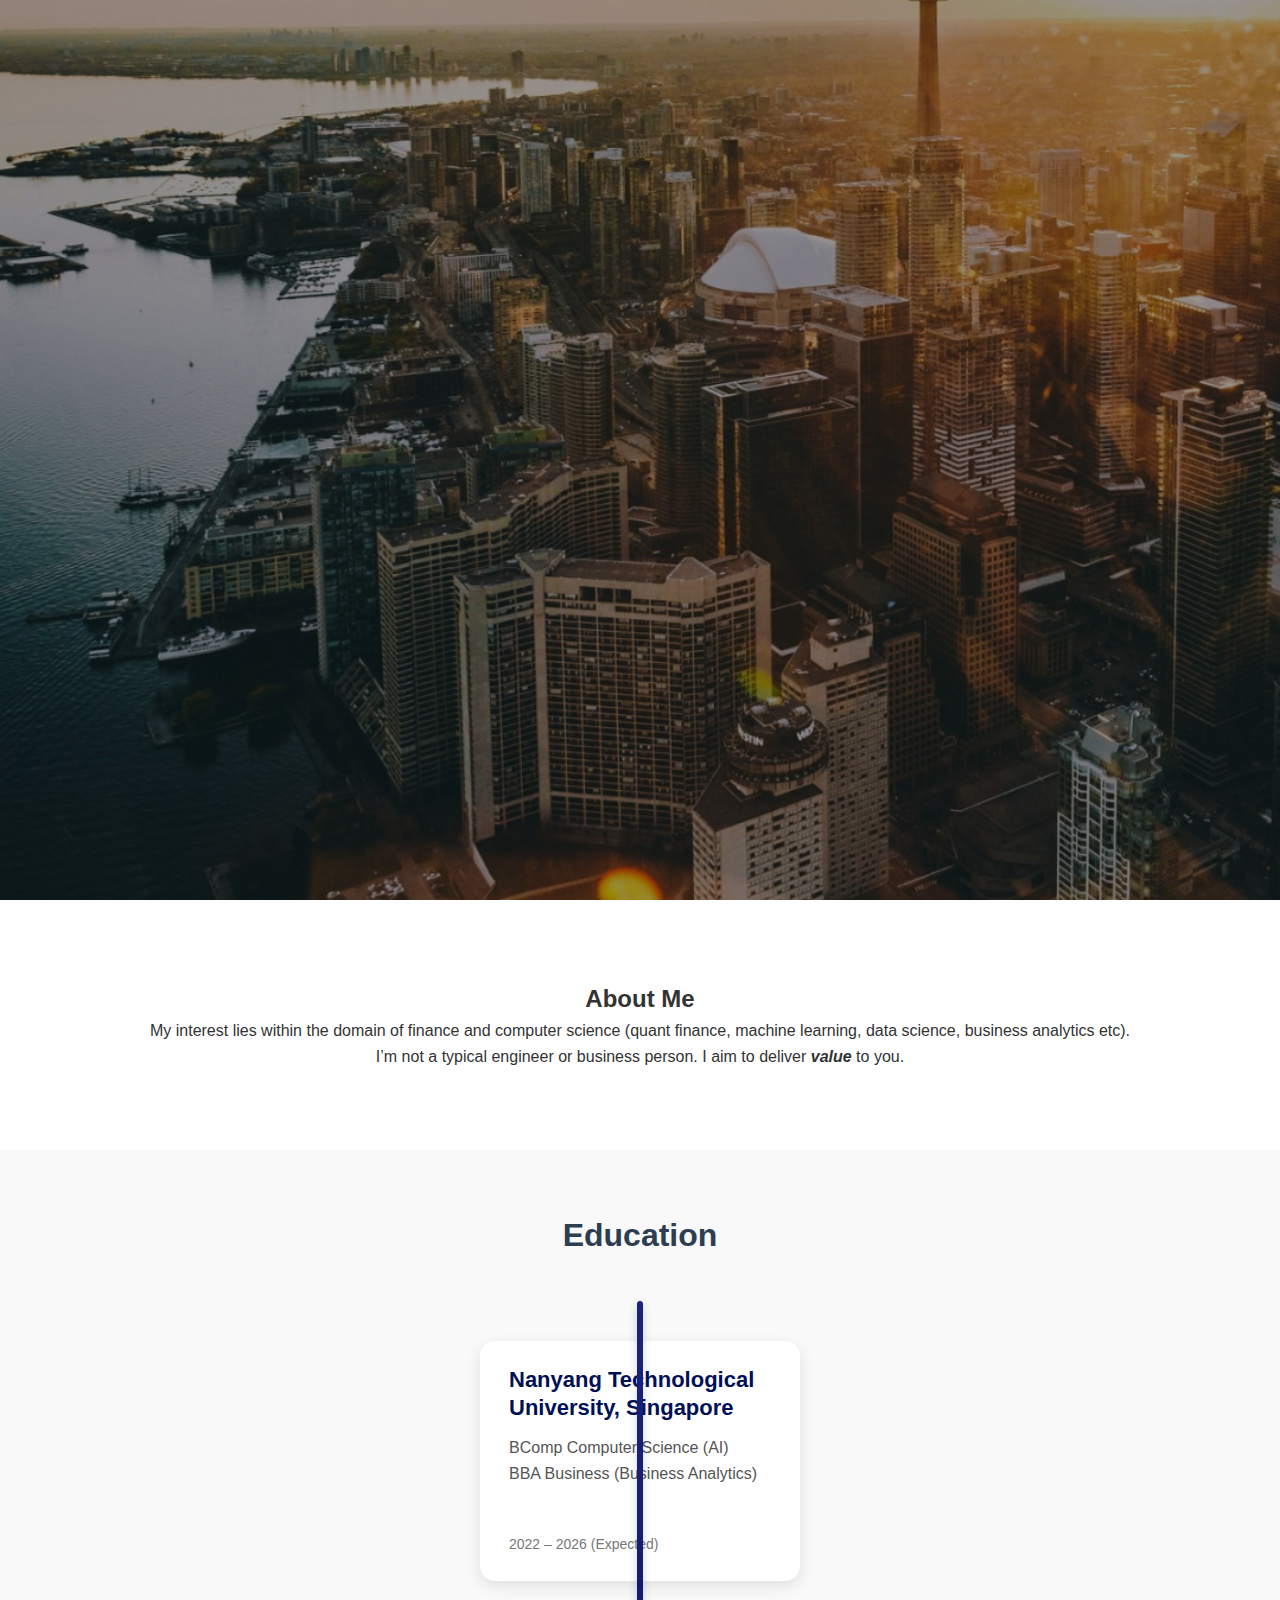
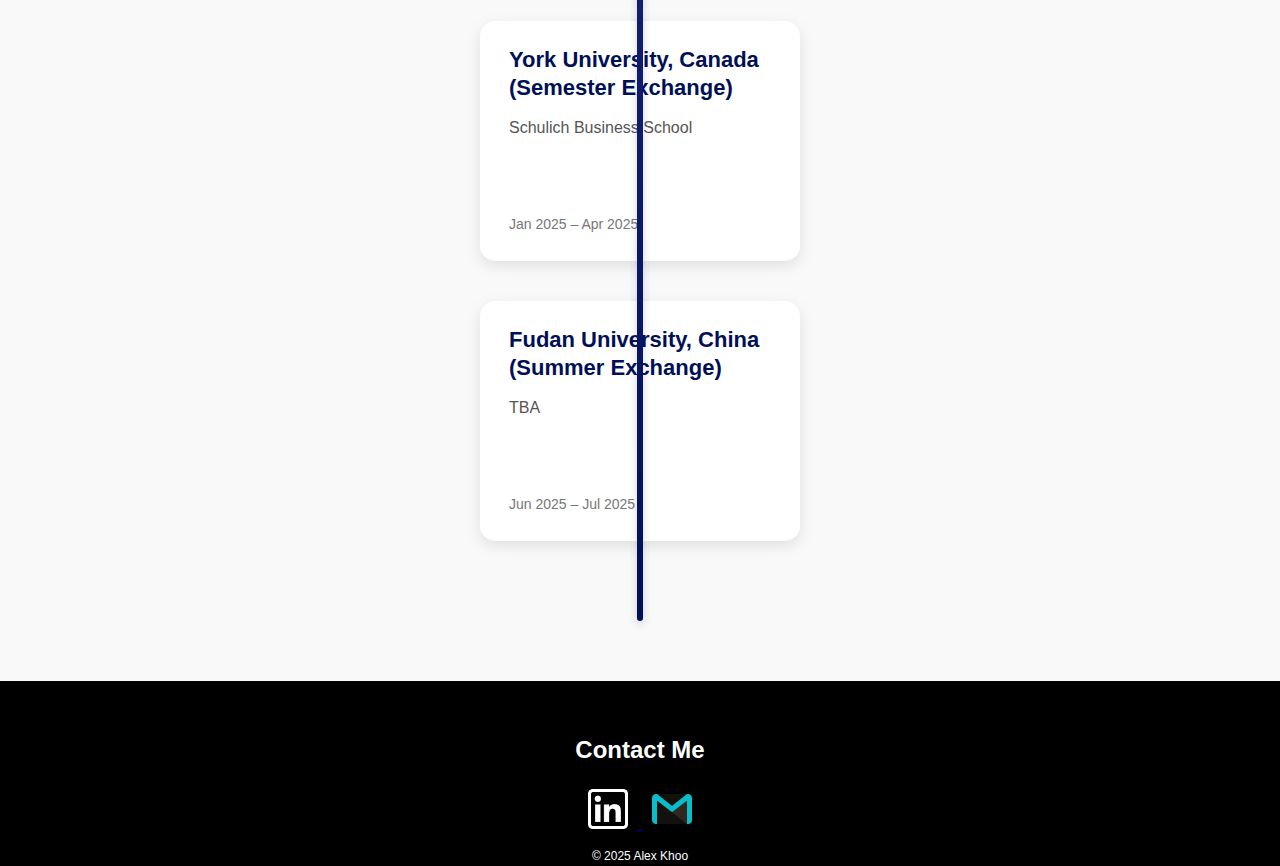
<file: archive/index.html>
<!DOCTYPE html>
<html lang="en">
<head>
  <meta charset="UTF-8" />
  <meta name="viewport" content="width=device-width, initial-scale=1.0"/>
  <title>Alex Khoo Portfolio</title>
  <link rel="stylesheet" href="styles.css" />
</head>
<body>

  <!-- Hero Section -->
  <section class="hero">
    <div class="hero-content">
      <img src="images/pic_profile.jpg" alt="Alex Khoo Photo" class="profile-pic" />
      <h1>Alex Khoo Shie How</h1>
      <p>BComputing Computer Science (AI)<br/>BBA Business (Business Analytics)</p>
      <p><i>Double Degree Undergraduate</i></p>
      <br/>
      <p><i>ASEAN Undergraduate Scholar</i></p> 
      <p><i>Nanyang Technological University, Singapore</i></p>
    </div>
  </section>

  <!-- About Section -->
  <section class="container">
    <h2>About Me</h2>
    <p>My interest lies within the domain of finance and computer science (quant finance, machine learning, data science, business analytics etc).</p>
    <p>I’m not a typical engineer or business person. I aim to deliver <i><b>value</b></i> to you.</p>
  </section>
<section class="container" id="education">
  <h2>Education</h2>
  <div class="timeline">

    <div class="timeline-item left">
      <div class="timeline-content">
        <h3>Nanyang Technological University, Singapore</h3>
        <p>BComp Computer Science (AI)<br>BBA Business (Business Analytics)</p>
        <small>2022 – 2026 (Expected)</small>
      </div>
    </div>

    <div class="timeline-item right">
      <div class="timeline-content">
        <h3>York University, Canada <br>(Semester Exchange)</h3>
        <p>Schulich Business School</p>
        <small>Jan 2025 – Apr 2025</small>
      </div>
    </div>

    <div class="timeline-item left">
      <div class="timeline-content">
        <h3>Fudan University, China <br>(Summer Exchange)</h3>
        <p>TBA</p>
        <small>Jun 2025 – Jul 2025</small>
      </div>
    </div>

  </div>
</section>

  <!-- Floating Scroll Button -->
  <div class="timeline-scroll-button" id="scrollBtn">Contact Me</div>

  <!-- Contact Section -->
  <section class="container contact-container">
    <h2>Contact Me</h2>
    <div class="contact-icons">
      <a href="https://www.linkedin.com/in/alex-khoo-shien-how/" target="_blank" class="contact-icon">
        <img src="images/linkedin.png" alt="LinkedIn" />
      </a>
      <a href="mailto:alexkhooshienhow11@gmail.com" class="contact-icon">
        <img src="images/gmail.png" alt="Email" />
      </a>
      <p class="copyright">&copy; 2025 Alex Khoo</p>
    </div>
  </section>

  <script>
    // Scroll button visibility and smooth scroll
    const scrollBtn = document.getElementById('scrollBtn');

    window.addEventListener('scroll', () => {
      if (window.scrollY > 400) {
        scrollBtn.classList.add('show');
      } else {
        scrollBtn.classList.remove('show');
      }
    });

    scrollBtn.addEventListener('click', () => {
      document.querySelector('.contact-container').scrollIntoView({ behavior: 'smooth' });
    });
  </script>

</body>
</html>
</file>
<file: styles.css>
html, body {
  margin: 0;
  font-family: Arial, sans-serif;
}


@keyframes fadeIn {
  from {
    opacity: 0;
    transform: translateY(20px);
  }
  to {
    opacity: 1;
    transform: translateY(0);
  }
}

.hero-content {
  position: relative;
  z-index: 2;
  opacity: 0; /* start invisible */
  animation: fadeIn 2s ease-out forwards;
  animation-delay: 0.5s;
}


.hero {
  position: relative;
  height: 100vh;
  margin: 0;
  background: url('images/scenery_pic.jpg') no-repeat center center/cover;
  display: flex;
  flex-direction: column;
  align-items: center;
  justify-content: center;
  color: white;
  text-align: center;
}

.hero::before {
  content: "";
  position: absolute;
  top: 0;
  left: 0;
  height: 100%;
  width: 100%;
  background: rgba(0, 0, 0, 0.4);
  z-index: 1;
}


.hero-content {
  position: relative;
  z-index: 2;
  opacity: 0; /* start invisible */
  animation: fadeIn 2s ease-out forwards;
  animation-delay: 0.5s;
}

.hero-content.visible {
  opacity: 1;
  transform: translateY(0);
}

.profile-pic {
  width: 150px;
  height: 150px;
  object-fit: cover;
  border-radius: 50%;
  margin-bottom: 20px; /* push Alex Khoo text slightly down */
  border: 4px solid white;
}

.container {
  padding: 80px 20px;
  text-align: center;
}

.contact-container {
  background-color: #000; /* Black background */
  color: #fff; /* White text */
  padding: 50px 20px; /* Same padding as other containers if needed */
  text-align: center;
}

.contact-icons {
  margin-top: 20px;
}

.contact-icon img {
  width: 40px;
  margin: 0 10px;
  filter: invert(1); /* Makes icons white if they are black icons originally */
}

.button {
  margin-top: 20px;
  display: inline-block;
  padding: 10px 20px;
  background-color: #333;
  color: white;
  text-decoration: none;
  border-radius: 5px;
}
.button:hover {
  background-color: #555;
}
</file>
<file: archive/styles.css>
/* Reset & Base Styles */
* {
  box-sizing: border-box;
  margin: 0;
  padding: 0;
}

html, body {
  font-family: Arial, sans-serif;
  background-color: #fff;
  color: #333;
  line-height: 1.6;
  scroll-behavior: smooth;
}

/* Key Animations */
@keyframes fadeIn {
  from { opacity: 0; transform: translateY(20px); }
  to { opacity: 1; transform: translateY(0); }
}

@keyframes fadeSlide {
  0% { opacity: 0; transform: translateY(30px); }
  100% { opacity: 1; transform: translateY(0); }
}

/* Hero Section */
.hero {
  position: relative;
  height: 100vh;
  background: url('images/scenery_pic.jpg') no-repeat center center/cover;
  display: flex;
  flex-direction: column;
  justify-content: center;
  align-items: center;
  color: white;
  text-align: center;
}

.hero::before {
  content: "";
  position: absolute;
  top: 0; left: 0;
  height: 100%; width: 100%;
  background: rgba(0, 0, 0, 0.4);
  z-index: 1;
}

.hero-content {
  position: relative;
  z-index: 2;
  animation: fadeIn 2s ease-out forwards;
  animation-delay: 0.5s;
  opacity: 0;
}

.profile-pic {
  width: 150px;
  height: 150px;
  object-fit: cover;
  border-radius: 50%;
  border: 4px solid white;
  margin-bottom: 20px;
}

/* General Container */
.container {
  padding: 80px 20px;
  text-align: center;
}

/* Contact Section */
.contact-container {
  background-color: #000;
  color: #fff;
  padding: 50px 20px 0;
}

.contact-icons {
  margin-top: 20px;
}

.contact-icon img {
  width: 40px;
  margin: 0 10px;
  filter: invert(1);
}

.button {
  display: inline-block;
  padding: 10px 20px;
  margin-top: 20px;
  background-color: #333;
  color: #fff;
  text-decoration: none;
  border-radius: 5px;
}

.button:hover {
  background-color: #555;
}

/* Education Section */
#education {
  text-align: center;
  padding: 60px 20px;
  background: #f9f9f9;
}

#education h2 {
  font-size: 32px;
  margin-bottom: 40px;
  color: #2c3e50;
}

/* Timeline */
.timeline {
  position: relative;
  max-width: 900px;
  margin: auto;
  padding: 40px 0;
  counter-reset: timeline-counter;
}

.timeline::after {
  content: '';
  position: absolute;
  width: 6px;
  background: linear-gradient(to bottom, #1a237e, #001057);
  top: 0;
  bottom: 0;
  left: 50%;
  transform: translateX(-50%);
  border-radius: 3px;
  z-index: 1;
  box-shadow: 0 4px 8px rgba(26, 35, 126, 0.2);
}

.timeline-item {
  display: flex;
  justify-content: space-between;
  align-items: stretch;
  position: relative;
  width: 100%;
  margin-bottom: 40px;
}

.timeline-item.left .timeline-content{
  left: 0;
  justify-content: flex-end;
  margin-right: auto;
  text-align: left;
}

.timeline-item.right .timeline-content {
  left: 50%;
  justify-content: flex-start;
  margin-left: auto;
  text-align: left;
}


/* Timeline Content Box */
.timeline-content {
  width: 100%;
  max-width: 320px;
  min-height: 240px;
  margin: 0 auto;
  padding: 25px;
  background-color: #fff;
  border-radius: 15px;
  box-shadow: 0 5px 15px rgba(0,0,0,0.1);
  animation: fadeSlide 0.8s ease forwards;
  border-left: 4px solid transparent;
  text-align: left;
  display: flex;
  flex-direction: column;
  justify-content: space-between;
}

.timeline-content:hover {
  box-shadow: 0 8px 25px rgba(0,0,0,0.15);
  border-left-color: #001057;
}

/* Typography */
.timeline-content h3 {
  margin-top: 0;
  font-size: 22px;
  color: #001057;
  margin-bottom: 12px;
  font-weight: 700;
  line-height: 1.3;
}

.timeline-content p {
  font-size: 16px;
  color: #555;
  flex-grow: 1;
}

.timeline-content small {
  font-size: 14px;
  color: #777;
  display: block;
  margin-top: auto;
  font-weight: 500;
}

/* Floating Button */
.timeline-scroll-button {
  position: fixed;
  bottom: 60px;
  right: 20px;
  background-color: #001f5b;
  color: white;
  padding: 12px 18px;
  border-radius: 30px;
  font-weight: 600;
  z-index: 1000;
  box-shadow: 0 4px 15px rgba(0,0,0,0.2);
  cursor: pointer;
  display: none;
}

.timeline-scroll-button.show {
  display: inline-block;
}

/* Copyright */
.copyright {
  margin-top: 10px;
  font-size: 12px;
  color: #fff;
}

/* Responsive Fixes */
@media screen and (max-width: 768px) {
  .timeline::after {
    left: 31px;
  }

  .timeline-item {
    flex-direction: column;
    align-items: flex-start;
    padding-left: 70px;
  }

  .timeline-content {
    width: 100%;
    max-width: 90%;
    min-height: 240px;
  }

  .timeline-item:nth-child(even) .timeline-content,
  .timeline-item:nth-child(odd) .timeline-content {
    margin: 0 auto;
  }
}
</file>
